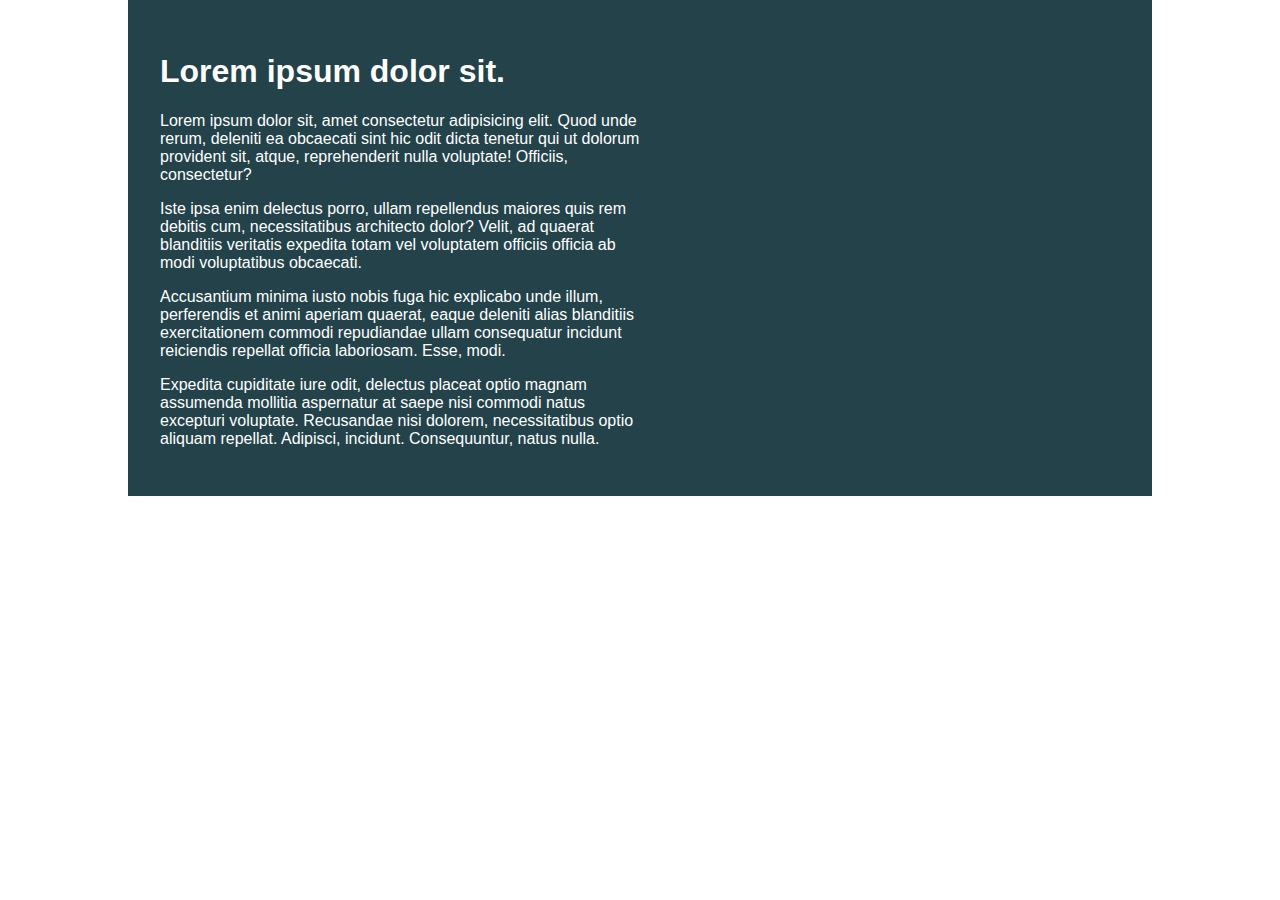
<file: KP_responsive/challenge01/index.html>
<!DOCTYPE html>
<html lang="en">

<head>
    <meta charset="UTF-8">
    <meta name="viewport" content="width=device-width, initial-scale=1.0">
    <title>Day 01</title>

    <link rel="stylesheet" href="style.css">
</head>

<body>
    <div class="container">
        <div class="intro-content">
            <h1>Lorem ipsum dolor sit.</h1>
            <p>Lorem ipsum dolor sit, amet consectetur adipisicing elit. Quod unde rerum, deleniti ea obcaecati sint hic
                odit dicta tenetur qui ut dolorum provident sit, atque, reprehenderit nulla voluptate! Officiis,
                consectetur?</p>
            <p>Iste ipsa enim delectus porro, ullam repellendus maiores quis rem debitis cum, necessitatibus architecto
                dolor? Velit, ad quaerat blanditiis veritatis expedita totam vel voluptatem officiis officia ab modi
                voluptatibus obcaecati.</p>
            <p>Accusantium minima iusto nobis fuga hic explicabo unde illum, perferendis et animi aperiam quaerat, eaque
                deleniti alias blanditiis exercitationem commodi repudiandae ullam consequatur incidunt reiciendis
                repellat officia laboriosam. Esse, modi.</p>
            <p>Expedita cupiditate iure odit, delectus placeat optio magnam assumenda mollitia aspernatur at saepe nisi
                commodi natus excepturi voluptate. Recusandae nisi dolorem, necessitatibus optio aliquam repellat.
                Adipisci, incidunt. Consequuntur, natus nulla.</p>
        </div>
    </div>
</body>

</html>
</file>
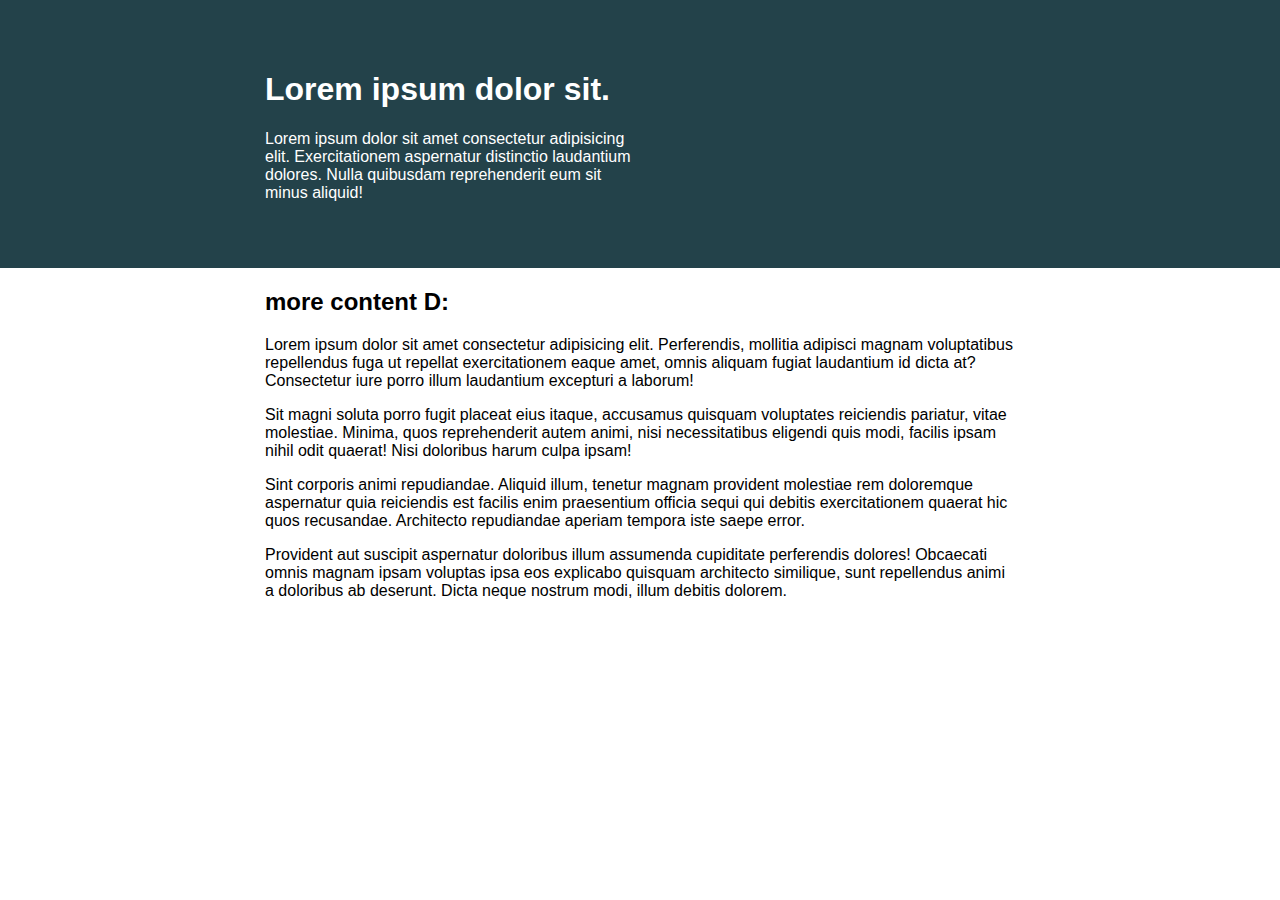
<file: KP_responsive/challenge02/index.html>
<!DOCTYPE html>
<html lang="en">
<head> 
    <meta charset="UTF-8">
    <meta name="viewport" content="width=device-width, initial-scale=1.0">
    <title>Day 01</title>
 
    <link rel="stylesheet" href="style.css">
</head>
<body>

    <div class="top">
        <div class="container">
                <div class="intro-content">
                    <h1>Lorem ipsum dolor sit.</h1>
                    <p>Lorem ipsum dolor sit amet consectetur adipisicing elit. Exercitationem aspernatur distinctio laudantium dolores. Nulla quibusdam reprehenderit eum sit minus aliquid!</p>
                </div>
        </div>
    </div>


    <div class="container">
        <h2>more content D:</h2>
        <p>Lorem ipsum dolor sit amet consectetur adipisicing elit. Perferendis, mollitia adipisci magnam voluptatibus repellendus fuga ut repellat exercitationem eaque amet, omnis aliquam fugiat laudantium id dicta at? Consectetur iure porro illum laudantium excepturi a laborum!</p>
        <p>Sit magni soluta porro fugit placeat eius itaque, accusamus quisquam voluptates reiciendis pariatur, vitae molestiae. Minima, quos reprehenderit autem animi, nisi necessitatibus eligendi quis modi, facilis ipsam nihil odit quaerat! Nisi doloribus harum culpa ipsam!</p>
        <p>Sint corporis animi repudiandae. Aliquid illum, tenetur magnam provident molestiae rem doloremque aspernatur quia reiciendis est facilis enim praesentium officia sequi qui debitis exercitationem quaerat hic quos recusandae. Architecto repudiandae aperiam tempora iste saepe error.</p>
        <p>Provident aut suscipit aspernatur doloribus illum assumenda cupiditate perferendis dolores! Obcaecati omnis magnam ipsam voluptas ipsa eos explicabo quisquam architecto similique, sunt repellendus animi a doloribus ab deserunt. Dicta neque nostrum modi, illum debitis dolorem.</p>
    </div>


</body>
</html>
</file>
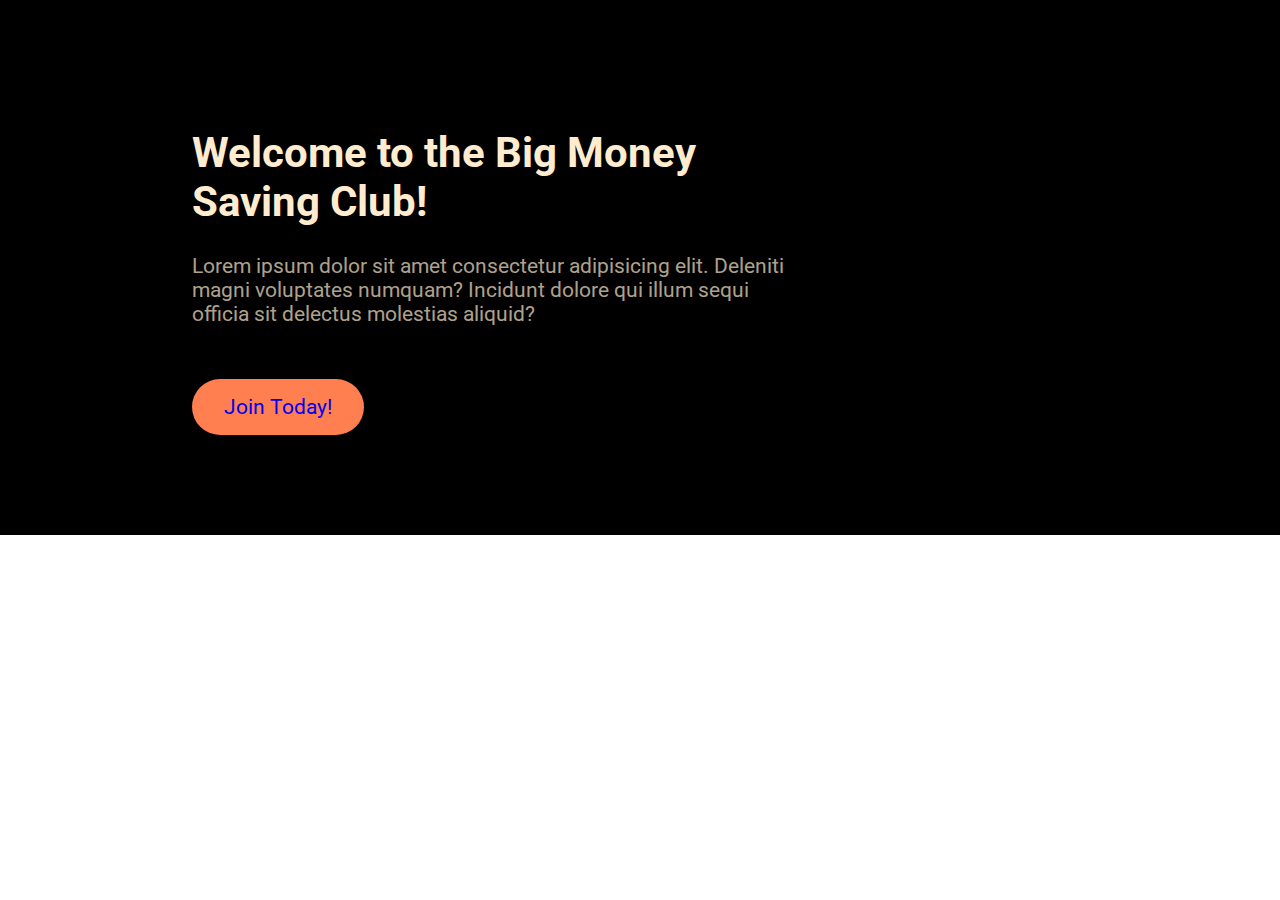
<file: KP_responsive/challenge03 (review)/index.html>
<!DOCTYPE html>
<html lang="en">
<head>
    <meta charset="UTF-8">
    <meta http-equiv="X-UA-Compatible" content="IE=edge">
    <meta name="viewport" content="width=device-width, initial-scale=1.0">
    <link href="https://fonts.googleapis.com/css2?family=Roboto:wght@400;900&display=swap" rel="stylesheet">
    <link rel="stylesheet" href="style.css">
    <title>challenge 3 review</title>
</head>
<body>
    <div class="hero">
        <div class="container">
            <div class="hero__text">
                <h1>Welcome to the Big Money Saving Club!</h1>
                <p>Lorem ipsum dolor sit amet consectetur adipisicing elit. Deleniti magni voluptates numquam? Incidunt dolore qui illum sequi officia sit delectus molestias aliquid?</p>
                <a href="http://" class="btn">Join Today!</a>
            </div>
        </div>
    </div>
</body>
</html>
</file>
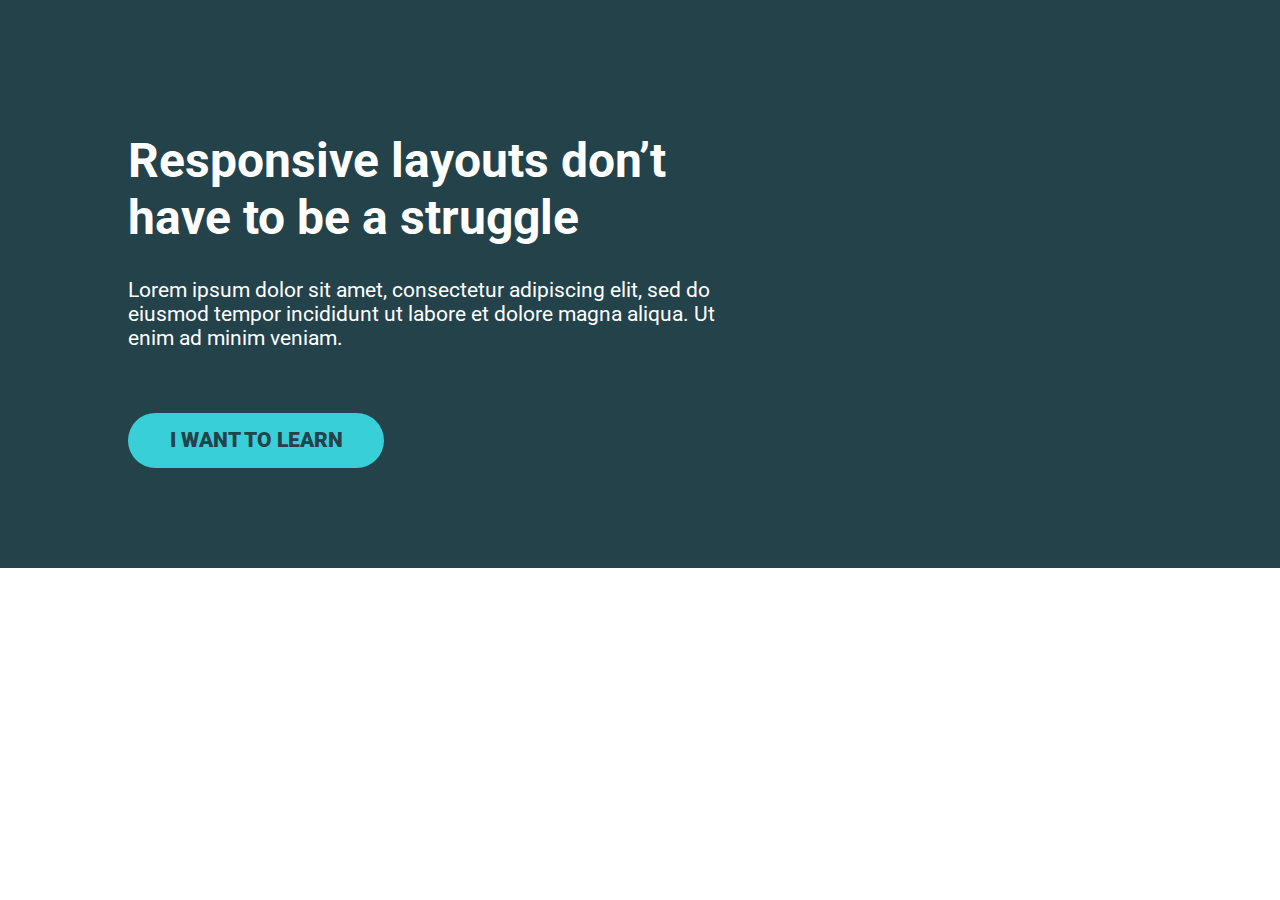
<file: KP_responsive/challenge03 (solution)/index.html>
<!DOCTYPE html>
<html lang="en">
<head>
    <meta charset="UTF-8">
    <meta name="viewport" content="width=device-width, initial-scale=1.0">
    <title>Document</title>
    <link href="https://fonts.googleapis.com/css2?family=Roboto:wght@400;900&display=swap" rel="stylesheet"> 
    <link rel="stylesheet" href="style.css">
</head>
<body>
    <div class="hero">
        <div class="container">
            <div class="hero__text">
                <h1>Responsive layouts don’t have to be a struggle</h1>
                <p>Lorem ipsum dolor sit amet, consectetur adipiscing elit, sed do eiusmod tempor incididunt ut labore et dolore magna aliqua. Ut enim ad minim veniam.</p>
                <a href="#" class="btn">I want to learn</a>
            </div>
        </div>
    </div>
</body>
</html>
</file>
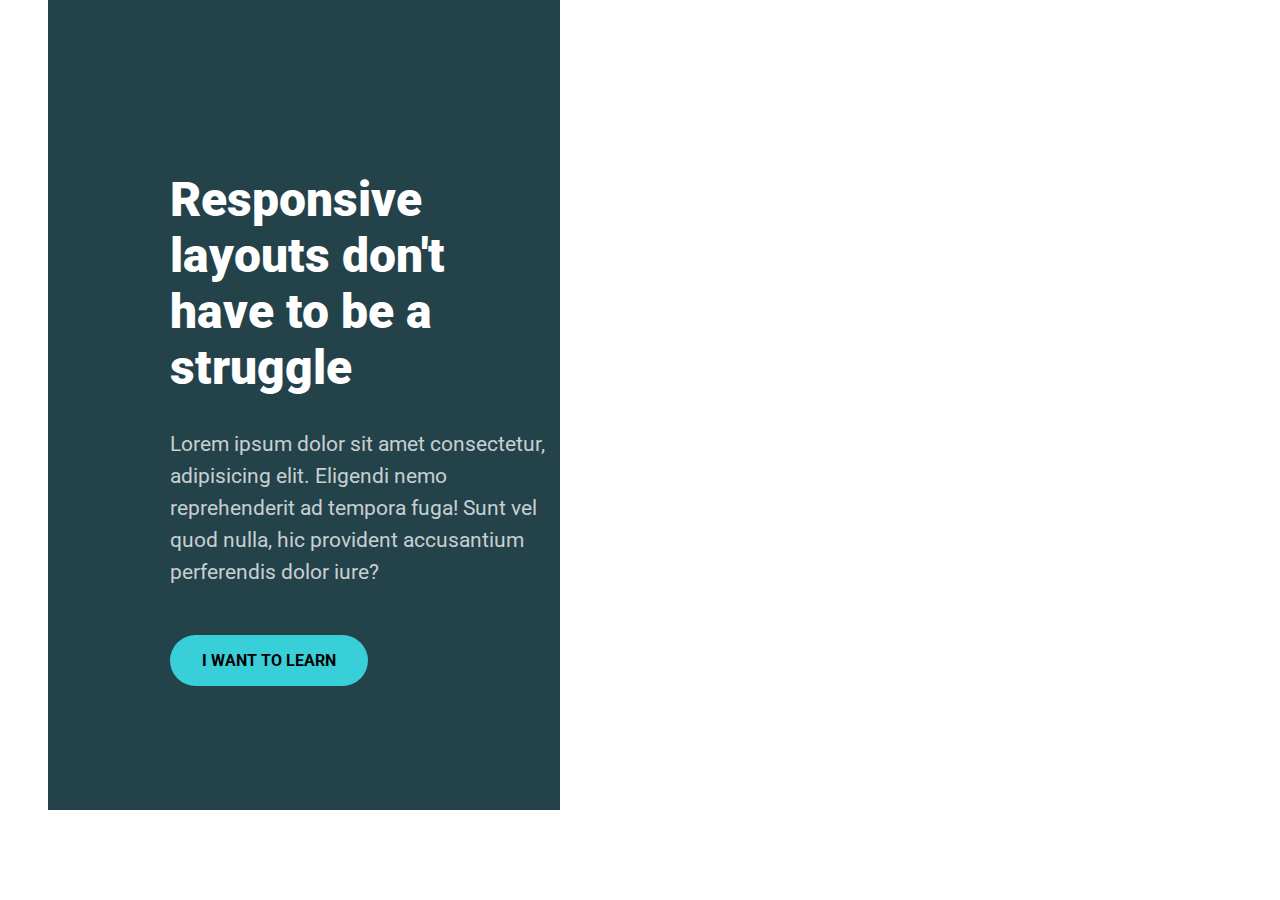
<file: KP_responsive/challenge03/index.html>
<!DOCTYPE html>
<html lang="en">
  <head>
    <meta charset="UTF-8" />
    <meta http-equiv="X-UA-Compatible" content="IE=edge" />
    <meta name="viewport" content="width=device-width, initial-scale=1.0" />
    <link rel="preconnect" href="https://fonts.googleapis.com" />
    <link rel="preconnect" href="https://fonts.gstatic.com" crossorigin />
    <link
      href="https://fonts.googleapis.com/css2?family=Roboto:wght@300;900&display=swap"
      rel="stylesheet"
    />
    <link rel="stylesheet" href="syle.css" />
    <title>challenge 03</title>
  </head>
  <body>
    <div class="hero">
      <div class="container">
        <h1>Responsive layouts don't have to be a struggle</h1>
        <p>
          Lorem ipsum dolor sit amet consectetur, adipisicing elit. Eligendi
          nemo reprehenderit ad tempora fuga! Sunt vel quod nulla, hic provident
          accusantium perferendis dolor iure?
        </p>
        <!-- <button class="btn">I WANT TO LEARN</button> -->
        <a href="http://" class="btn">I WANT TO LEARN</a>
      </div>
    </div>
  </body>
</html>
</file>
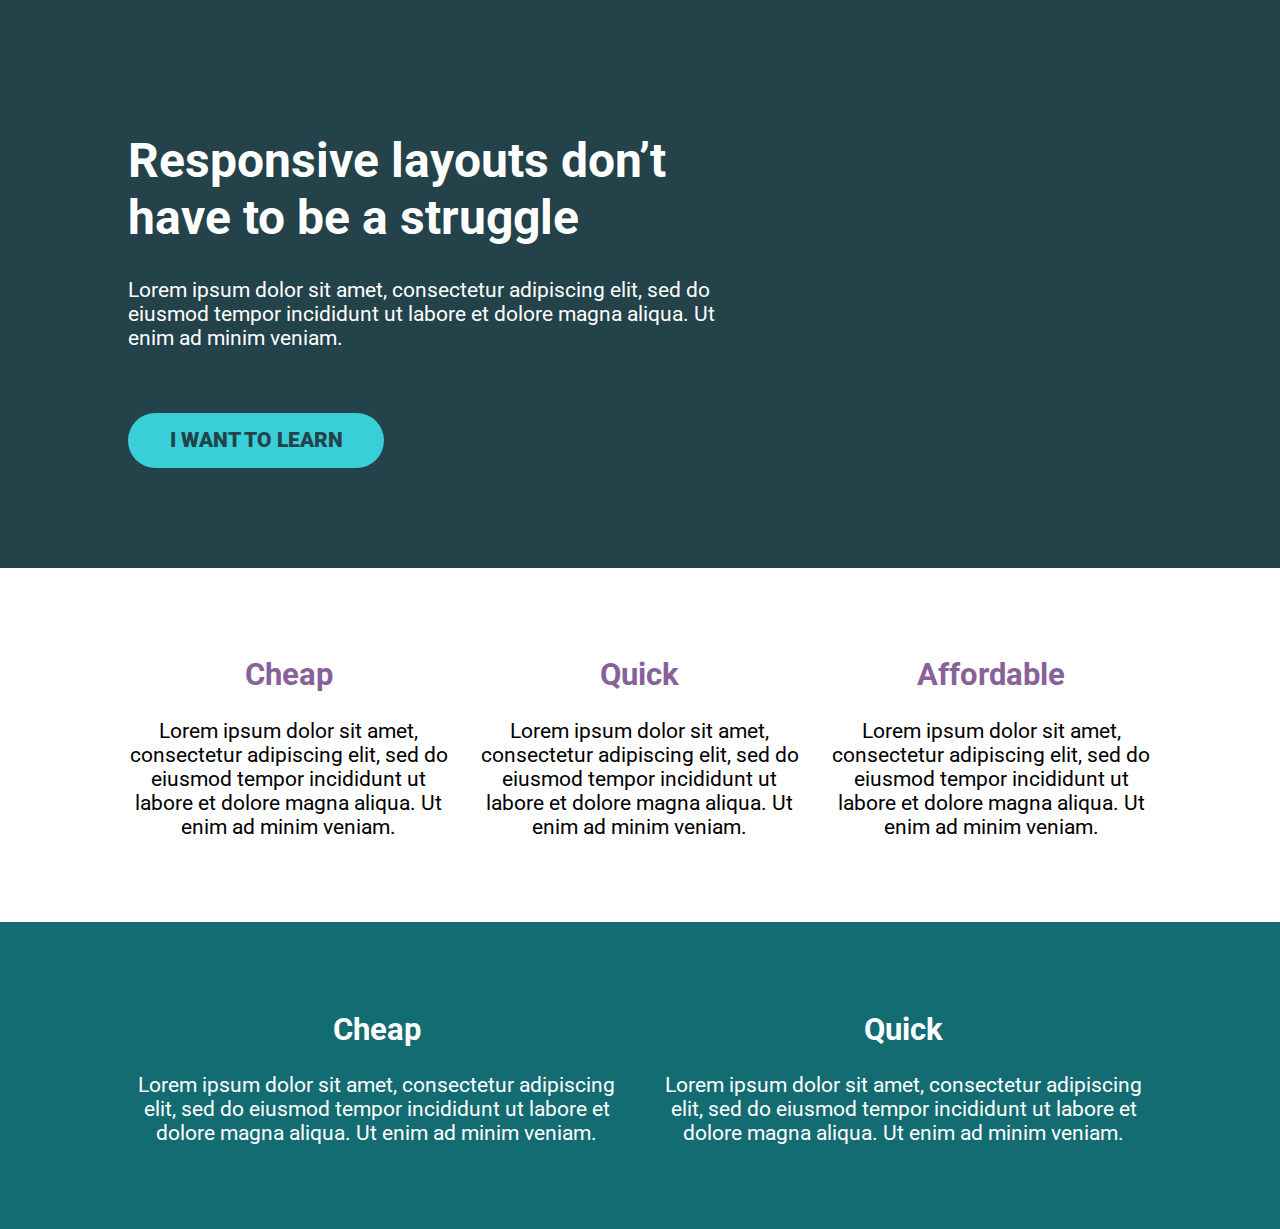
<file: KP_responsive/flexbox challenge/index.html>
<!DOCTYPE html>
<html lang="en">
<head>
    <meta charset="UTF-8">
    <meta name="viewport" content="width=device-width, initial-scale=1.0">
    <title>Challenge time!</title>
    <link href="https://fonts.googleapis.com/css2?family=Roboto:wght@400;900&display=swap" rel="stylesheet"> 
    <link rel="stylesheet" href="style.css">
</head>
<body>
    <div class="hero">
        <div class="container">
            <div class="hero__text">
                <h1>Responsive layouts don’t have to be a struggle</h1>
                <p>Lorem ipsum dolor sit amet, consectetur adipiscing elit, sed do eiusmod tempor incididunt ut labore et dolore magna aliqua. Ut enim ad minim veniam.</p>
                <a href="#" class="btn">I want to learn</a>
            </div>
        </div>
    </div>
    <section class="three-col">
        <div class="container">
            <div class="row">
                <div class="col">
                    <h2>Cheap</h2>
                    <p>Lorem ipsum dolor sit amet, consectetur adipiscing elit, sed do eiusmod tempor incididunt ut labore et dolore magna aliqua. Ut enim ad minim veniam.</p>
                </div>
                <div class="col">
                    <h2>Quick</h2>
                    <p>Lorem ipsum dolor sit amet, consectetur adipiscing elit, sed do eiusmod tempor incididunt ut labore et dolore magna aliqua. Ut enim ad minim veniam.</p>
                </div>
                <div class="col">
                    <h2>Affordable</h2>
                    <p>Lorem ipsum dolor sit amet, consectetur adipiscing elit, sed do eiusmod tempor incididunt ut labore et dolore magna aliqua. Ut enim ad minim veniam.</p>
                </div>
            </div>
        </div>
    </section>


    <section class="two-col">
        <div class="container">
            <div class="row">
                <div class="col">
                    <h2>Cheap</h2>
                    <p>Lorem ipsum dolor sit amet, consectetur adipiscing elit, sed do eiusmod tempor incididunt ut labore et dolore magna aliqua. Ut enim ad minim veniam.</p>
                </div>
                <div class="col">
                    <h2>Quick</h2>
                    <p>Lorem ipsum dolor sit amet, consectetur adipiscing elit, sed do eiusmod tempor incididunt ut labore et dolore magna aliqua. Ut enim ad minim veniam.</p>
                </div>
            </div>
        </div>
    </section>


</body>
</html>
</file>
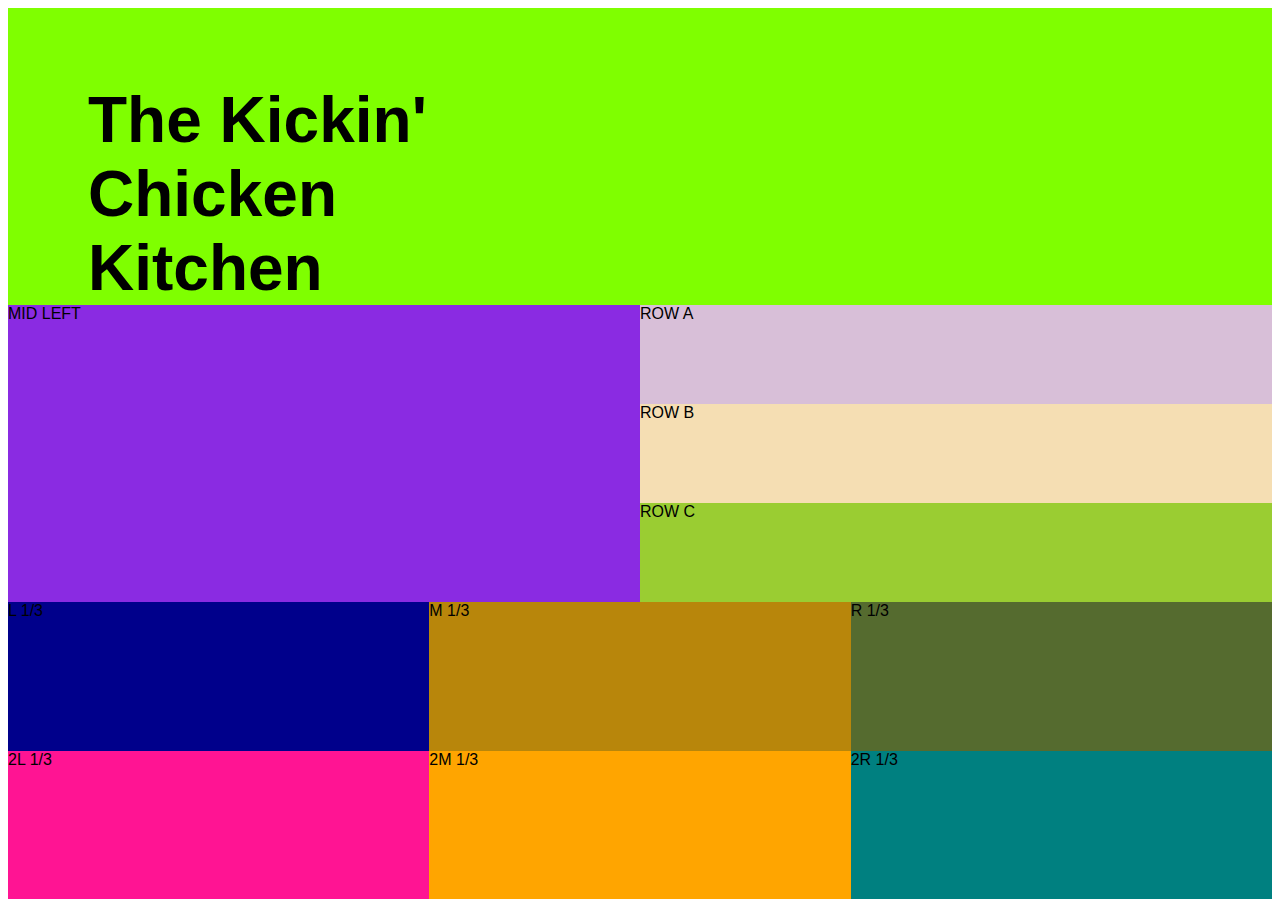
<file: KP_responsive/practice/index.html>
<!DOCTYPE html>
<html lang="en">
<head>
    <meta charset="UTF-8">
    <meta http-equiv="X-UA-Compatible" content="IE=edge">
    <meta name="viewport" content="width=device-width, initial-scale=1.0">
    <link rel="stylesheet" href="style.css">
    <title>Boxing for Bummies</title>
</head>
<body>
    <div class="container">
        <div class="row_1">
            <div class="col-top">
                <h1>The Kickin' Chicken Kitchen</h1>
                <p>Lorem ipsum, dolor sit amet consectetur adipisicing elit. Saepe tenetur illo fuga. Tenetur earum quis iusto possimus cum!</p>
            </div>
        </div>
    </div>
    <div class="container">
        <div class="row">
            <div class="col_1">MID LEFT</div>
            <div class="col_2">
                <div class="row_a">ROW A</div>
                <div class="row_b">ROW B</div>
                <div class="row_c">ROW C</div>
            </div>
        </div>
    </div>
    <div class="container_bottom">
            <div class="row_1">
                <div class="col_1_row_1">L 1/3</div>
                <div class="col_2_row_1">M 1/3</div>
                <div class="col_3_row_1">R 1/3</div>
            </div>
            <div class="row_2">
                <div class="col_1_row_2">2L 1/3</div>
                <div class="col_2_row_2">2M 1/3</div>
                <div class="col_3_row_2">2R 1/3</div>
            </div>
    </div>
</body>
</html>
</file>
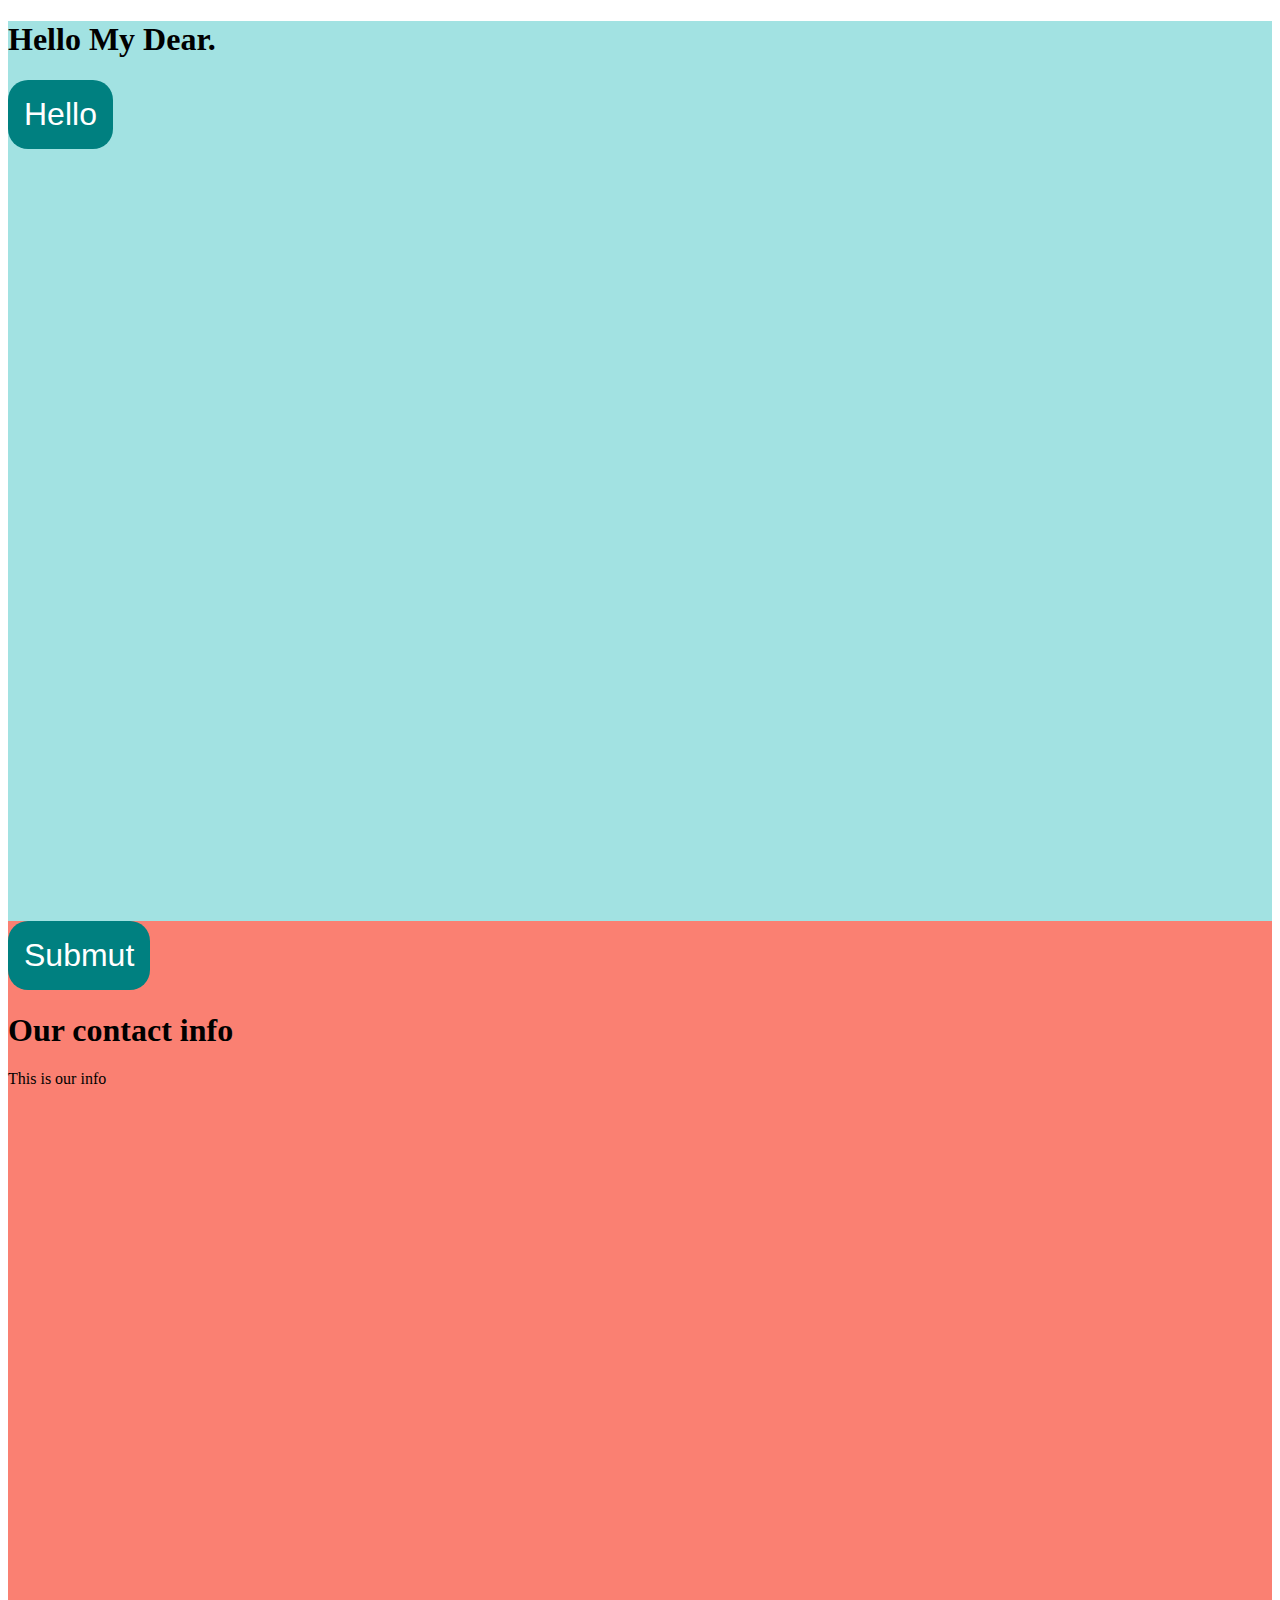
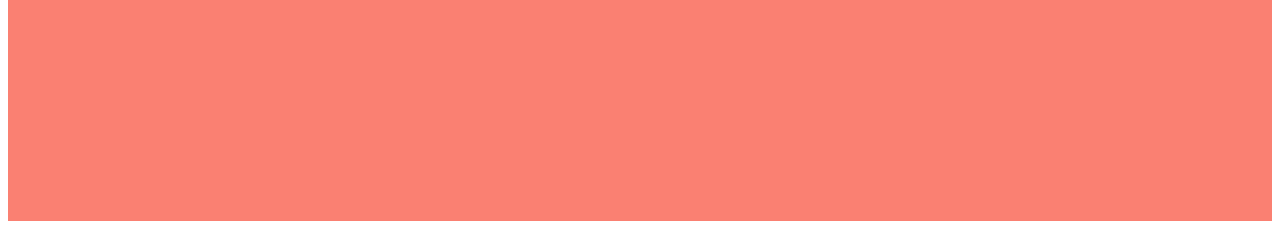
<file: KP_responsive/practice/sass/index.html>
<!DOCTYPE html>
<html lang="en">
<head>
    <meta charset="UTF-8">
    <meta http-equiv="X-UA-Compatible" content="IE=edge">
    <meta name="viewport" content="width= , initial-scale=1.0">
    <title>Oh you Sassy Boy</title>
    <link rel="stylesheet" href="styles/style.css">
</head>
<body>
    <header>
        <h1>Hello My Dear.</h1>
        <button>Hello</button>
    </header>
    <div class="contact">
        <button>Submut</button>
        <div class="info">
            <h1>Our contact info</h1>
            <p>This is our info</p>
        </div>
    </div>
</body>
</html>
</file>
<file: KP_responsive/challenge01/style.css>
/* INSTRUCTIONS
 *
 * 1) Limit the total width of
 *    the .intro-conent to about half
 *    of it's parent
 *
 * 2) Stop the text from overflowing
 *    out the bottom at small screen
 *    widths
 *
 * You may modify the HTML if needed
 *
 */

* {
  box-sizing: border-box;
}

body {
  margin: 0;
  font-family: 'Roboto', sans-serif;
}

.container {
  background: #23424a;
  color: white;

  width: 80%;
  margin: 0 auto;

  padding: 2em;
}
.intro-content{
  width: 50%;
}
</file>
<file: KP_responsive/challenge02/style.css>
/* INSTRUCTIONS
 *
 * 1) Keep the text inside .intro-content
 *    in the same place, but have the background
 *    extend from one side of the viewport
 *    to the other, no matter how wide or narrow
 *    the browser is.
 *
 * 2) Limit the maximum width of the text in the
 *    bottom area.
 *
 * You may modify the HTML if needed
 * (you probably should for this challenge)
 *
 */

* {
  box-sizing: border-box;
}

body {
  margin: 0;
  font-family: sans-serif;
  /* align-items: center;  */
}

.container {
  width: 80%;
  max-width: 750px;
  margin: 0 auto;
  /* background: #23424a;
  color: white; */
  /* padding: 50px 0; */
}

.top {
  background: #23424a;
  color: white;
  padding: 50px 0;
}
.intro-content {
  width: 50%;
}
</file>
<file: KP_responsive/challenge03 (review)/style.css>
*,
*::before,
*::after {
  box-sizing: border-box;
}

body {
  margin: 0;
  font-family: "Roboto", sans-serif;
  font-size: 1.3rem;
  color: blanchedalmond;
}

.hero {
  padding: 100px 0;
  background-color: black;
}

.container {
  width: 80%;
  max-width: 1100px;
  margin: 0 auto 0 15%;
}

.hero__text {
  width: 60%;
}
.hero p {
  color: rgba(255, 235, 205, 0.693);
}

.btn {
  display: inline-block;
  background-color: coral;
  border-radius: 100px;
  padding: 1rem 2rem;
  text-decoration: none;
  margin-top: 2rem;
}

@media (max-width: 768px) {
  .container {
      background-color: magenta;
  }
}
</file>
<file: KP_responsive/challenge03 (solution)/style.css>
*, *::before, *::after {
    box-sizing: border-box;
}

body {
    margin: 0;
    font-family: 'Roboto', sans-serif;
    font-size: 1.3rem;
}

h1 {
    font-size: 3rem;
}

.container {
    width: 80%;
    max-width: 1100px;
    margin: 0 auto;
}

.hero {
    padding: 100px 0;
    background-color: #23424A;
    color: #FFF;
}

.hero__text {
    width: 60%;
}

.hero p {
    margin-bottom: 3em;
}

.btn {
    display: inline-block;
    text-decoration: none;
    text-transform: uppercase;
    color: #23424A;
    font-weight: 900;
    background-color: #38CFD9;
    padding: .75em 2em;
    border-radius: 100px;
}

.btn:hover,
.btn:focus {
    opacity: .75; 
}
</file>
<file: KP_responsive/challenge03/syle.css>
* {
  box-sizing: border-box;
}

body {
  margin: 0;
  font-family: 'Roboto', sans-serif;
}
.hero {
}
.container {
  background-color: #23424a;

  color: white;
  width: 40%;
  max-width: 900px;
  margin: 0 3rem;
  padding: 140px 0;
  padding-left: 122px;
}
h1 {
  font-size: 48px;
  line-height: 56px;
  font-weight: 900;
}
p {
  font-weight: 400;
  font-size: 21px;
  line-height: 32px;
  color: rgba(255, 255, 255, 0.755);
  margin-bottom: 3em;
}
.btn {
  font-size: 16px;
  border-width: 0cm;
  background: #38cfd9;
  font-weight: 700;
  border-radius: 31.5px;
  color: black;
  padding: 1rem 2rem;
  text-decoration: none;
}
</file>
<file: KP_responsive/flexbox challenge/style.css>
/* 
////// For this challenge ///////

- You will have to modify the HTML

- You can add new classes in the HTML
  if you need to

// Requirements
1. The headings in the first row must be
   a different color
2. The two .col at the bottom must go next
   to one another
3. The section at the bottom should have
   a dark background color and a different
   color of text
4. I've removed the "gap" that I created,
   so you'll have to add it back in

   */

*, *::before, *::after {
    box-sizing: border-box;
}

body {
    margin: 0;
    font-family: 'Roboto', sans-serif;
    font-size: 1.3rem;
}

h1 {
    font-size: 3rem;
}

.container {
    width: 80%;
    max-width: 1100px;
    margin: 0 auto;
}

.row {
    /* display: flex => flex container */
    display: flex;

    /* can't use yet */
    /* gap: 100px; */
}

.col {
    /* these are now flex items */
    width: 100%;
}
.col + .col{
    margin-left: 30px;
}

.hero {
    padding: 100px 0;
    background-color: #23424A;
    color: #FFF;
}

.hero__text {
    width: 60%;
}

.hero p {
    margin-bottom: 3em;
}

.three-col{
    padding: 3em 0;
    text-align: center;
}
.two-col{
    padding: 3em 0;
    text-align: center;
    background: #136c72;
    color: white
}
.three-col h2{
    color: #876298;
}
.btn {
    display: inline-block;
    text-decoration: none;
    text-transform: uppercase; 
    color: #23424A;
    font-weight: 900;
    background-color: #38CFD9;
    padding: .75em 2em;
    border-radius: 100px;
}
 
.btn:hover,
.btn:focus {
    opacity: .75; 
}
</file>
<file: KP_responsive/practice/style.css>
*, *::before, *::after {
    box-sizing: border-box;
    font-family: -apple-system, BlinkMacSystemFont, 'Segoe UI', Roboto, Oxygen, Ubuntu, Cantarell, 'Open Sans', 'Helvetica Neue', sans-serif;
}
.container{
    display: flex;
    flex-direction: row;
    width: 100%;
    background-color: chartreuse;
    height: 33vh;
}
.row{
    display: flex;
    width: 100%;
}
.col-top{
    margin: 2em 5em auto;
    max-width: 660px;
}
h1{
    font-size: 4em;
    max-width: 500px;
}
p{
    font-size: 1.5em;
    color: rgb(89, 88, 88);
}
.col_1{
    background-color: blueviolet;
    width: 50%;
}
.col_2{
    background-color: coral;
    width: 50%;
}
.row_a{
    background-color: thistle;
    height: 33.3%;

}
.row_b{
    height: 33.3%;
    background-color: wheat;
}
.row_c{
    background-color: yellowgreen;
    height: 33.3%;

}
.container_bottom{
    /* display: flex;
    flex-direction: column; */
    width: 100%;
    background-color: chartreuse;
    height: 33vh;
}
.col_1_row_1{
    background-color: darkblue;
    width: 100%;
}
.col_2_row_1{
    background-color: darkgoldenrod;
    width: 100%;
}
.col_3_row_1{
    background-color: darkolivegreen;
    width: 100%;
}

.row_1{
    width: 100%;
    display: flex;
    height: 50%;
}


.row_2{
    width: 100%;
    display: flex;
    height: 50%;
} 


.col_1_row_2{
    background-color: deeppink;
    width: 100%;
}
.col_2_row_2{
    background-color: orange;
    width: 100%;

}
.col_3_row_2{
    background-color: teal;
    width: 100%;

}
</file>
<file: KP_responsive/practice/sass/styles/style.css>
header, .contact {
  background: #a2e2e2;
  height: 100vh;
}

header button, .contact button {
  -ms-flex-item-align: center;
      -ms-grid-row-align: center;
      align-self: center;
  font-size: 2rem;
  color: white;
  padding: 1rem;
  background: teal;
  border: 0px;
  border-radius: 20px;
}

header button:hover, .contact button:hover {
  color: black;
  background: red;
}

.contact {
  background: salmon;
}
/*# sourceMappingURL=style.css.map */
</file>
